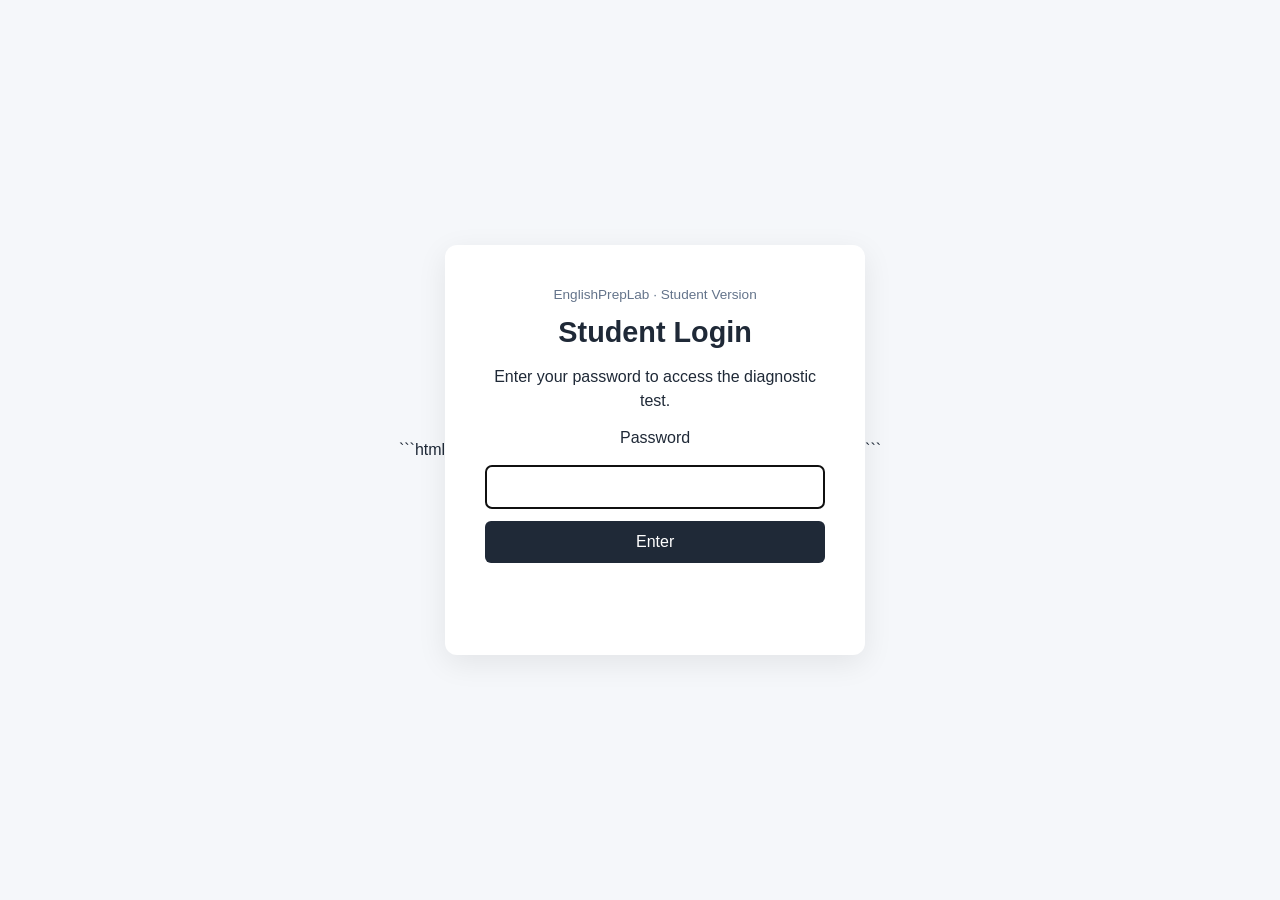
<file: index.html>
```html
<!doctype html>
<html lang="en">
<head>
  <meta charset="UTF-8">
  <meta name="viewport" content="width=device-width, initial-scale=1">
  <title>Student Login — EnglishPrepLab</title>

  <style>
    * {
      box-sizing: border-box;
    }

    body {
      margin: 0;
      min-height: 100vh;
      display: flex;
      align-items: center;
      justify-content: center;
      font-family: Arial, sans-serif;
      background: #f5f7fa;
      color: #1f2937;
    }

    .login-box {
      width: min(90%, 420px);
      padding: 40px;
      background: white;
      border-radius: 12px;
      box-shadow: 0 8px 30px rgba(0, 0, 0, 0.08);
      text-align: center;
    }

    .eyebrow {
      margin: 0 0 10px;
      font-size: 0.85rem;
      color: #64748b;
    }

    h1 {
      margin: 0 0 12px;
      font-size: 1.8rem;
    }

    p {
      line-height: 1.5;
    }

    input {
      width: 100%;
      padding: 12px;
      margin: 18px 0 12px;
      border: 1px solid #cbd5e1;
      border-radius: 6px;
      font-size: 1rem;
    }

    button {
      width: 100%;
      padding: 12px;
      border: 0;
      border-radius: 6px;
      background: #1f2937;
      color: white;
      font-size: 1rem;
      cursor: pointer;
    }

    button:hover {
      opacity: 0.9;
    }

    #error {
      min-height: 24px;
      margin-top: 12px;
      color: #b91c1c;
      font-size: 0.9rem;
    }
  </style>
</head>

<body>

  <main class="login-box">
    <p class="eyebrow">EnglishPrepLab · Student Version</p>

    <h1>Student Login</h1>

    <p>
      Enter your password to access the diagnostic test.
    </p>

    <form id="login-form">
      <label for="password">Password</label>

      <input
        type="password"
        id="password"
        name="password"
        autocomplete="off"
        required
        autofocus
      >

      <button type="submit">Enter</button>

      <p id="error" role="alert"></p>
    </form>
  </main>

  <script>
    /*
      Student access password.
      Replace this value with your own password.
    */
    const PASSWORD = "Sarah2026";

    const form = document.getElementById("login-form");
    const passwordInput = document.getElementById("password");
    const errorMessage = document.getElementById("error");

    form.addEventListener("submit", function (event) {
      event.preventDefault();

      if (passwordInput.value === PASSWORD) {
        window.location.href = "student.html";
      } else {
        errorMessage.textContent = "Incorrect password. Please try again.";
        passwordInput.value = "";
        passwordInput.focus();
      }
    });
  </script>

</body>
</html>
```
</file>
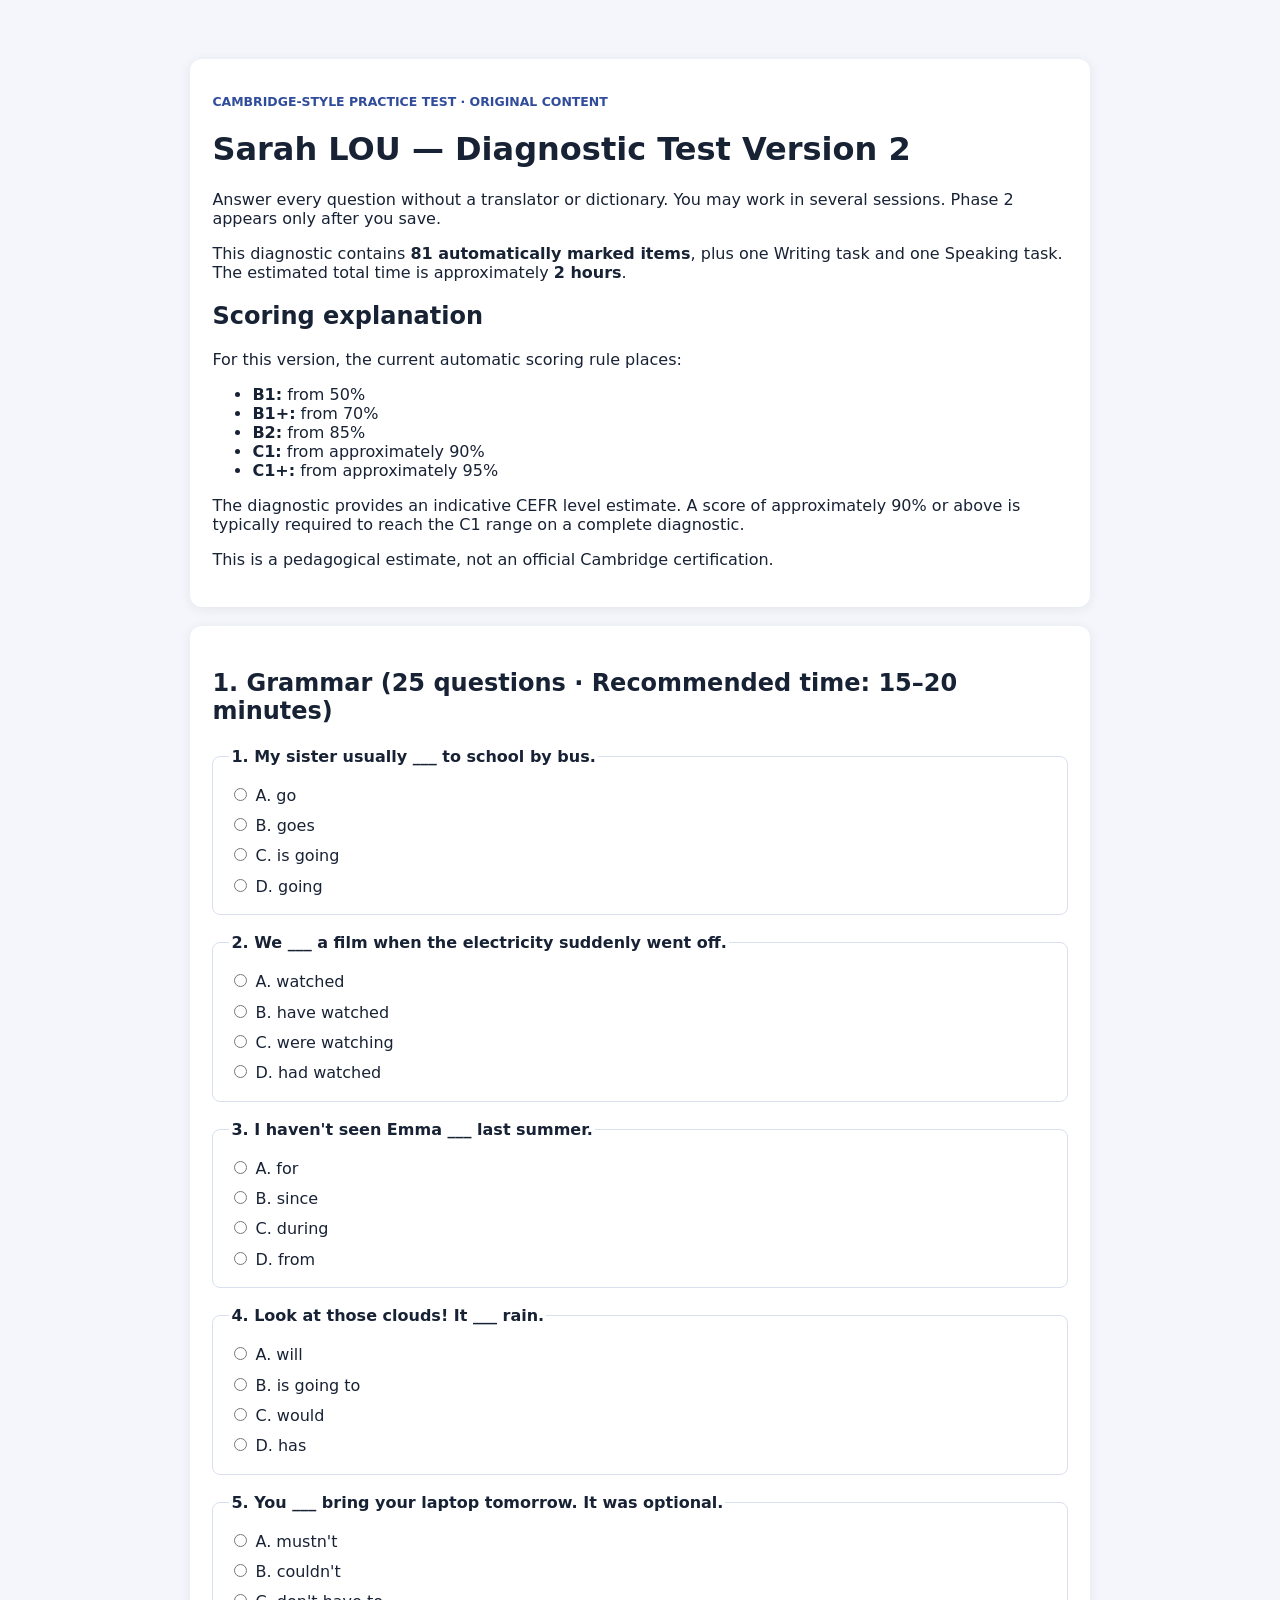
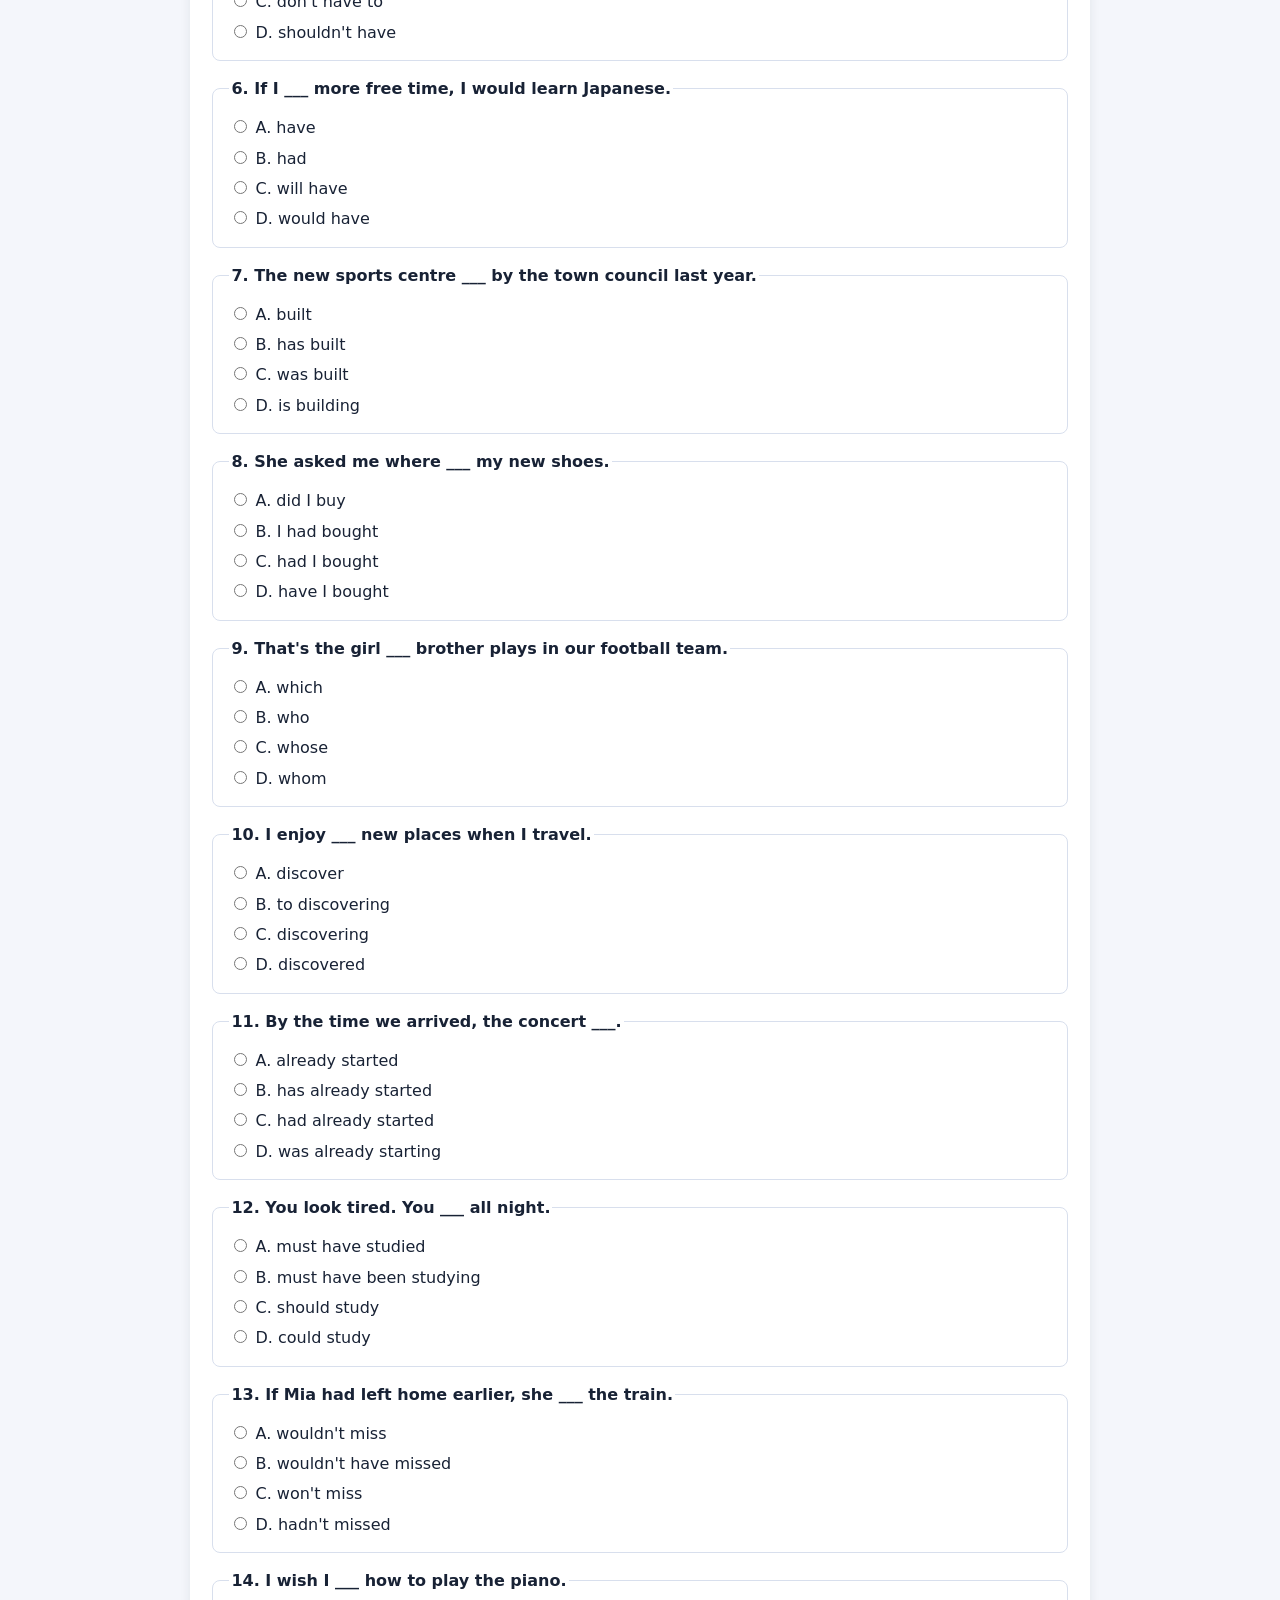
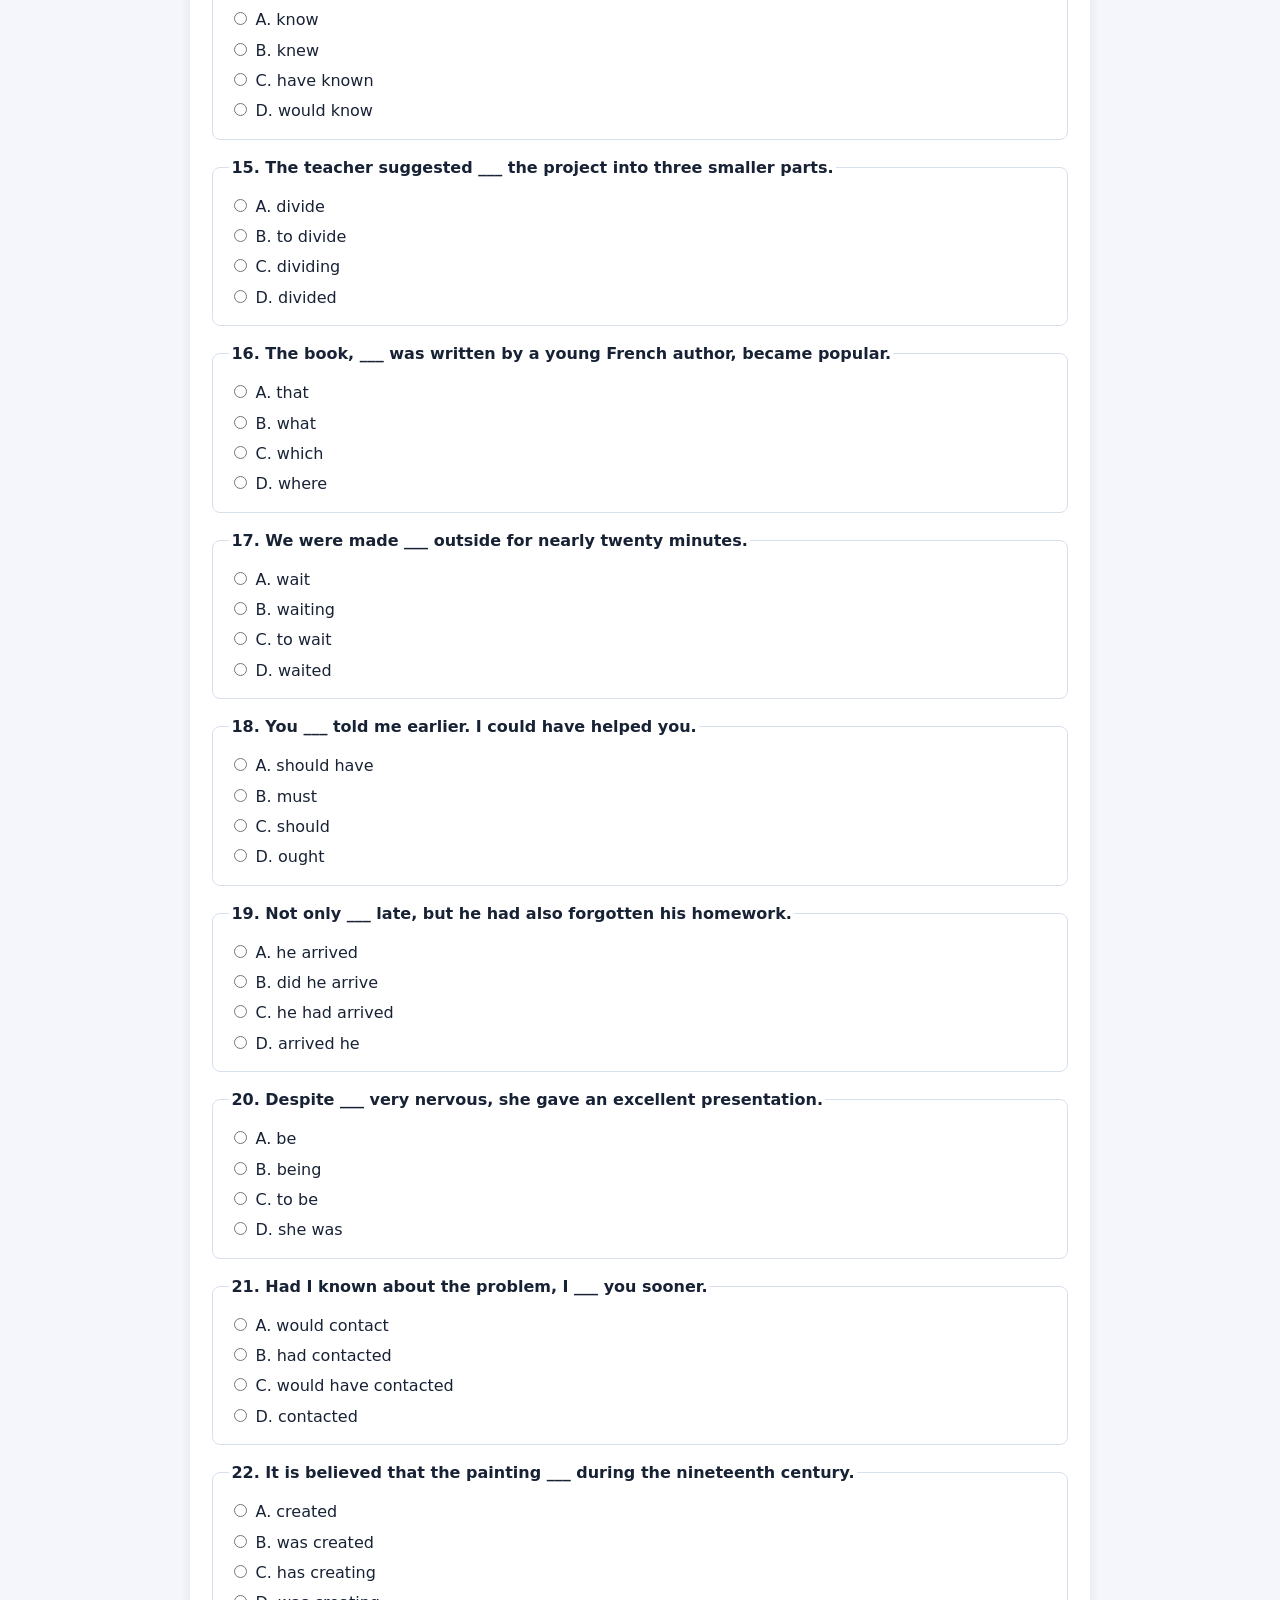
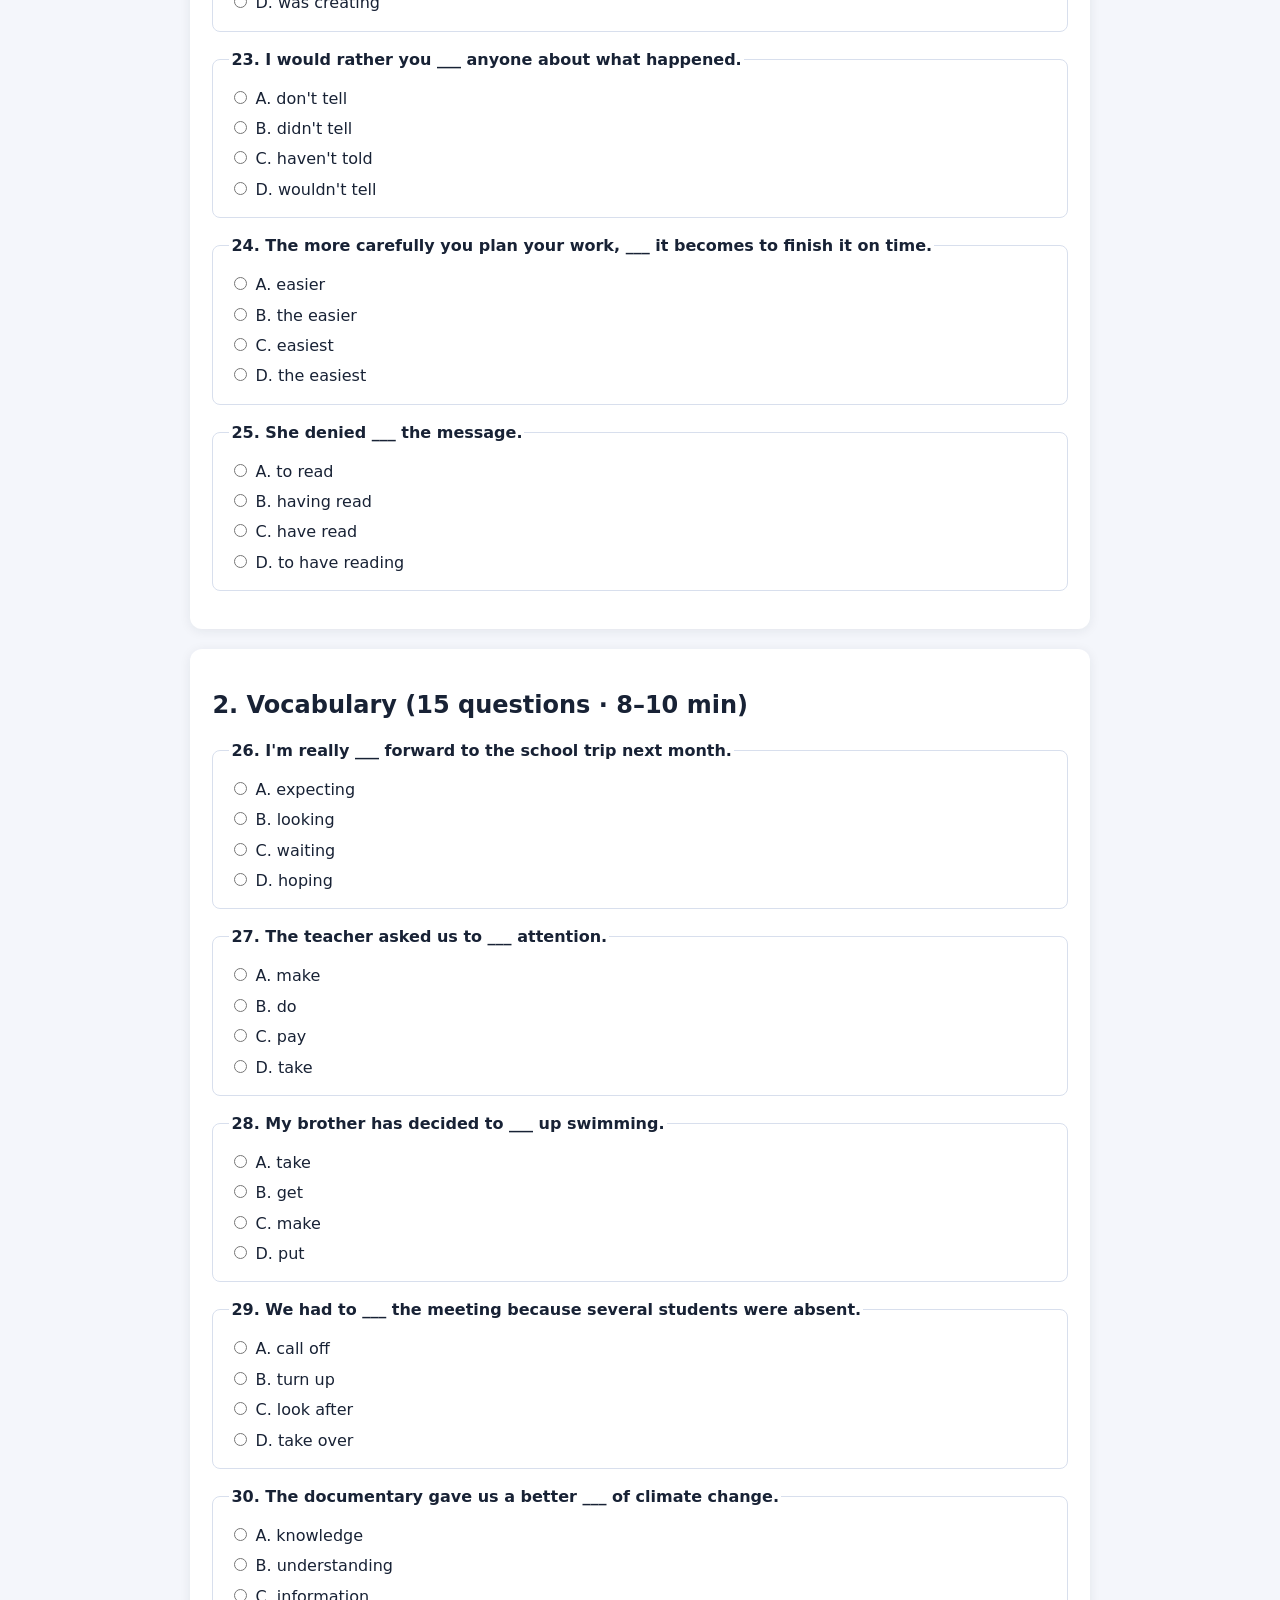
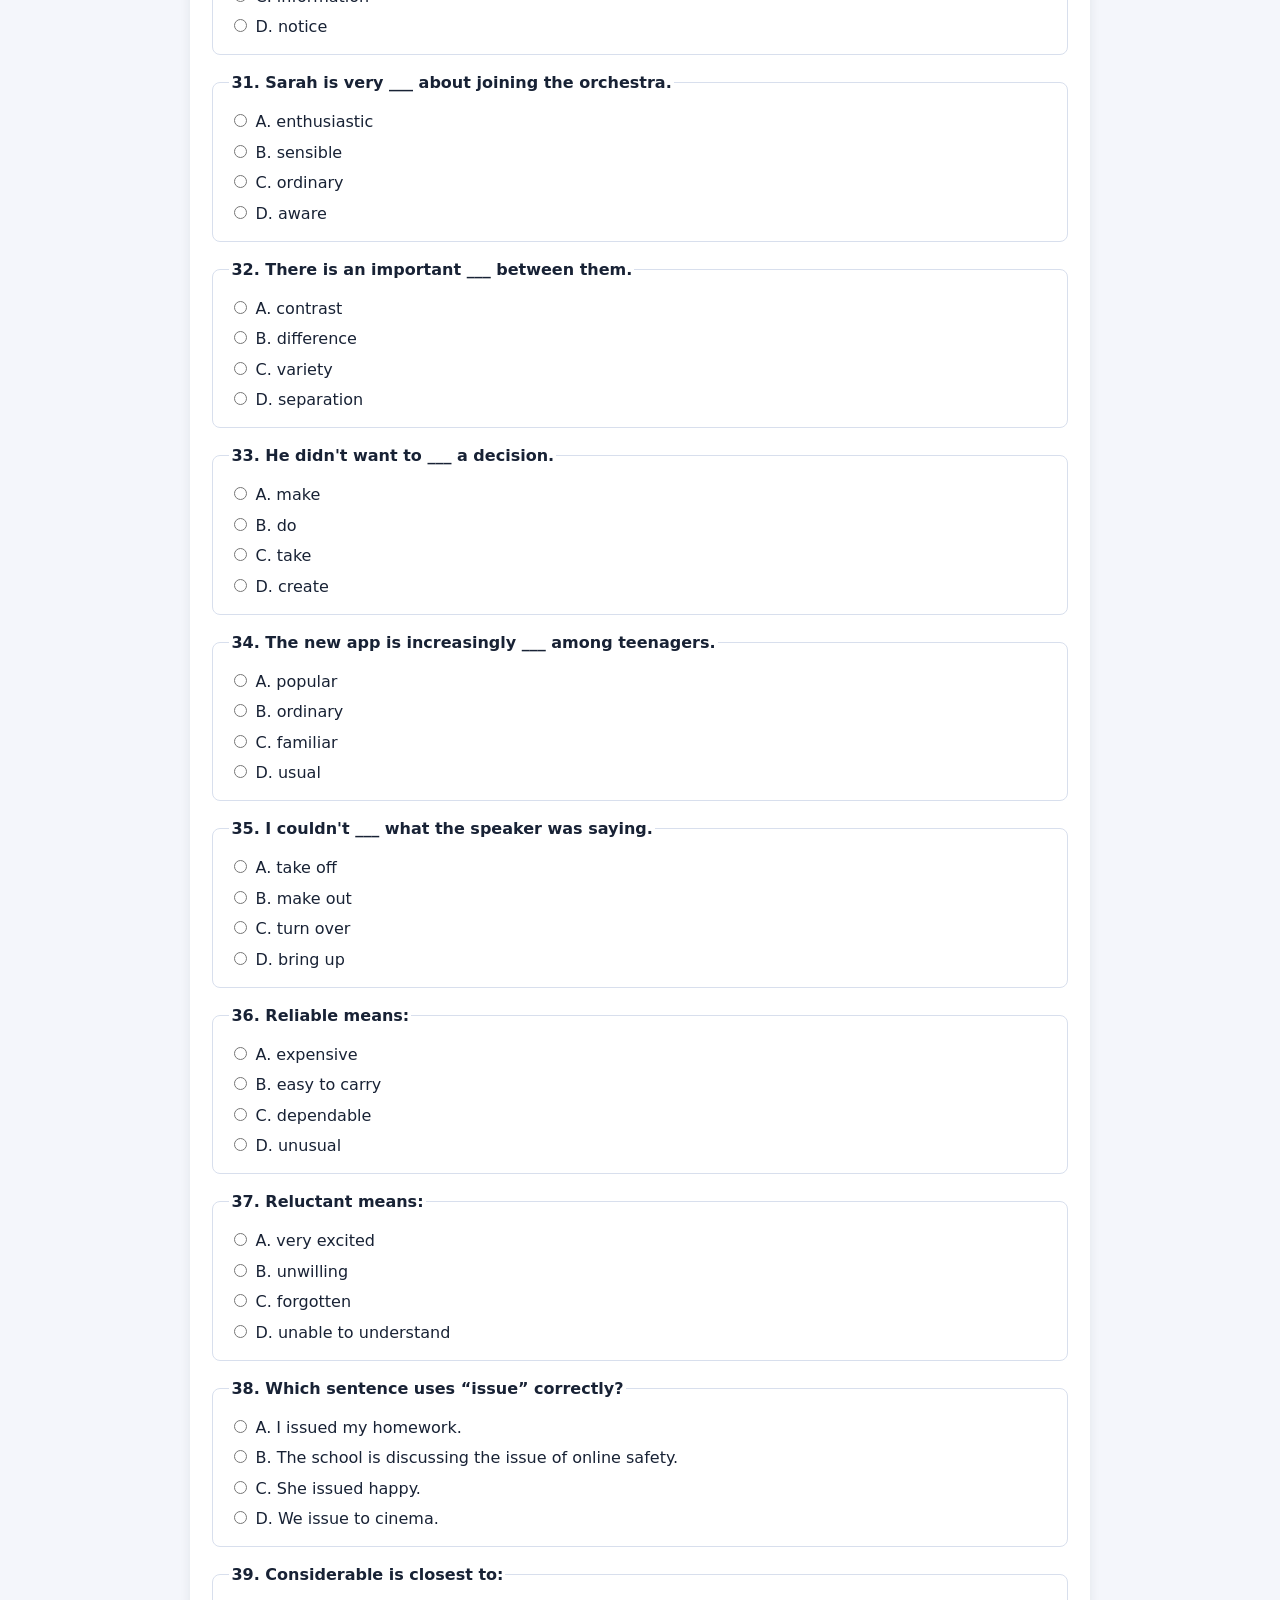
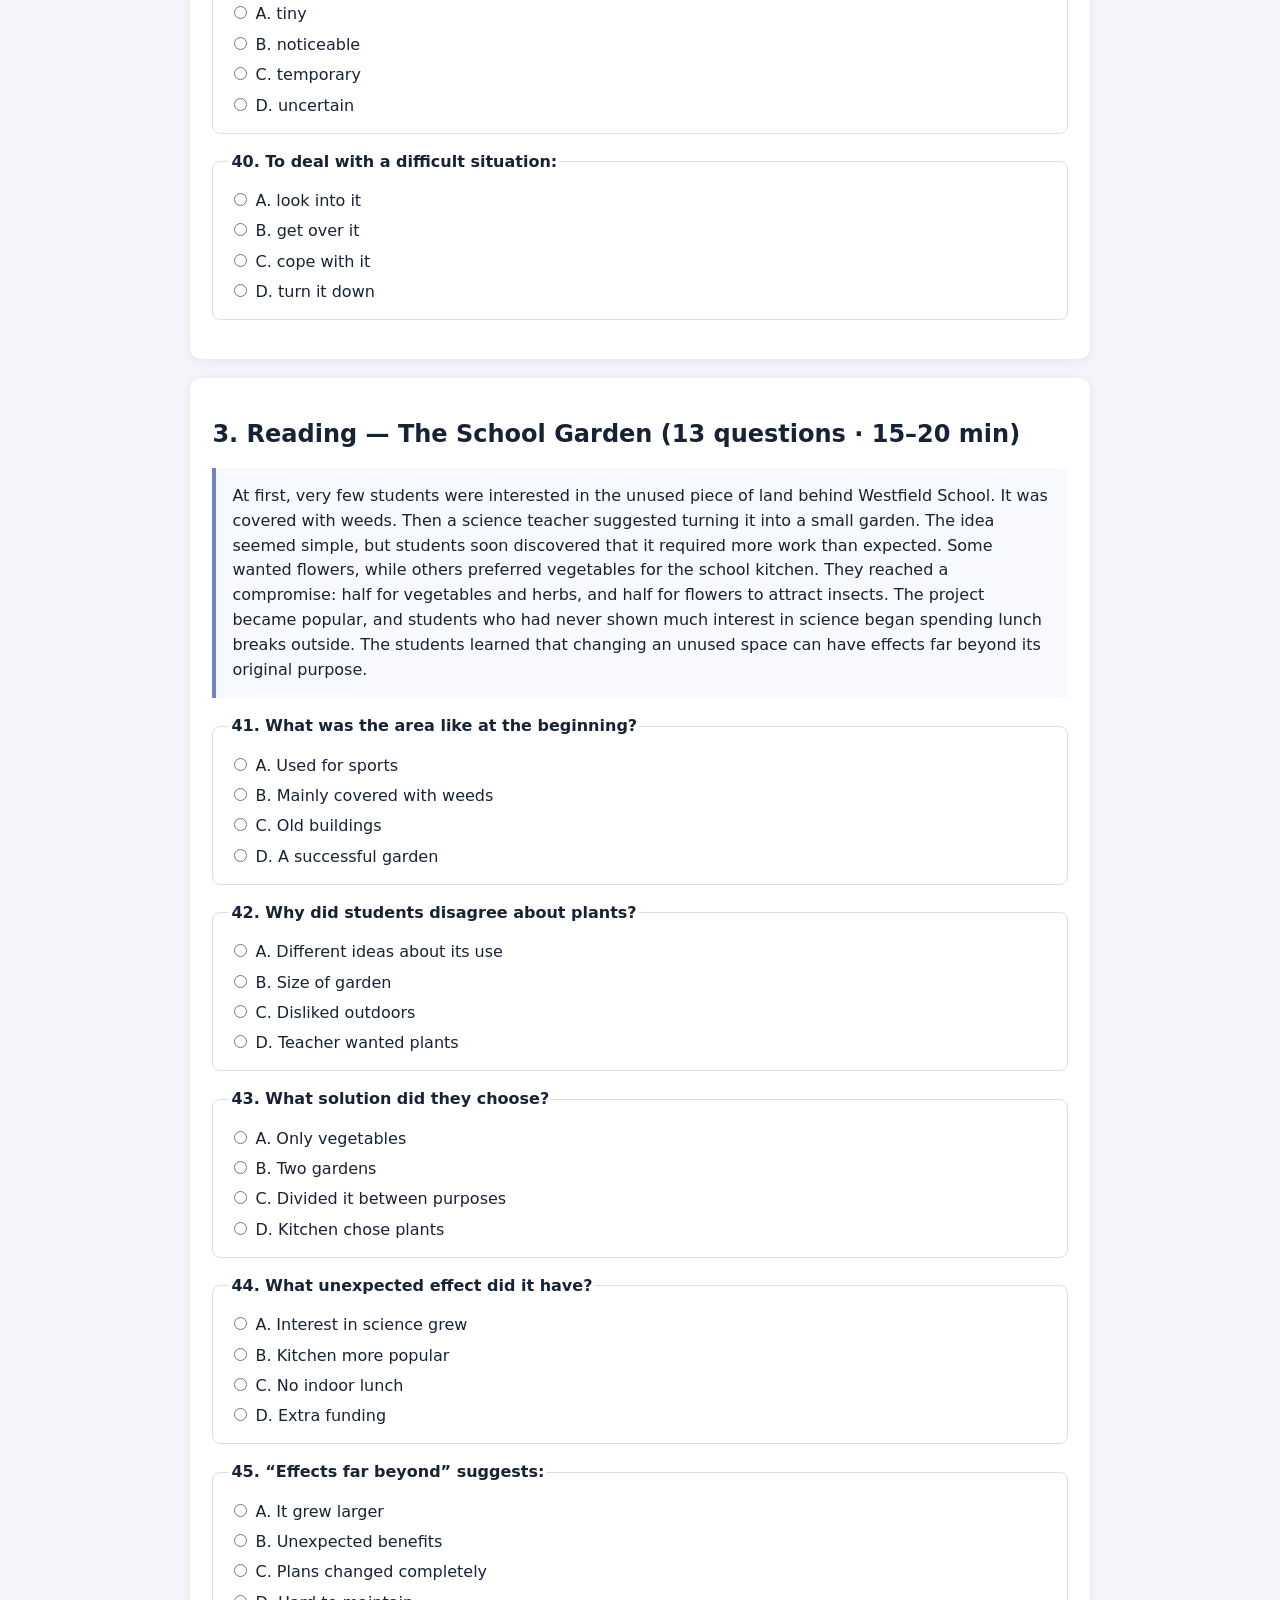
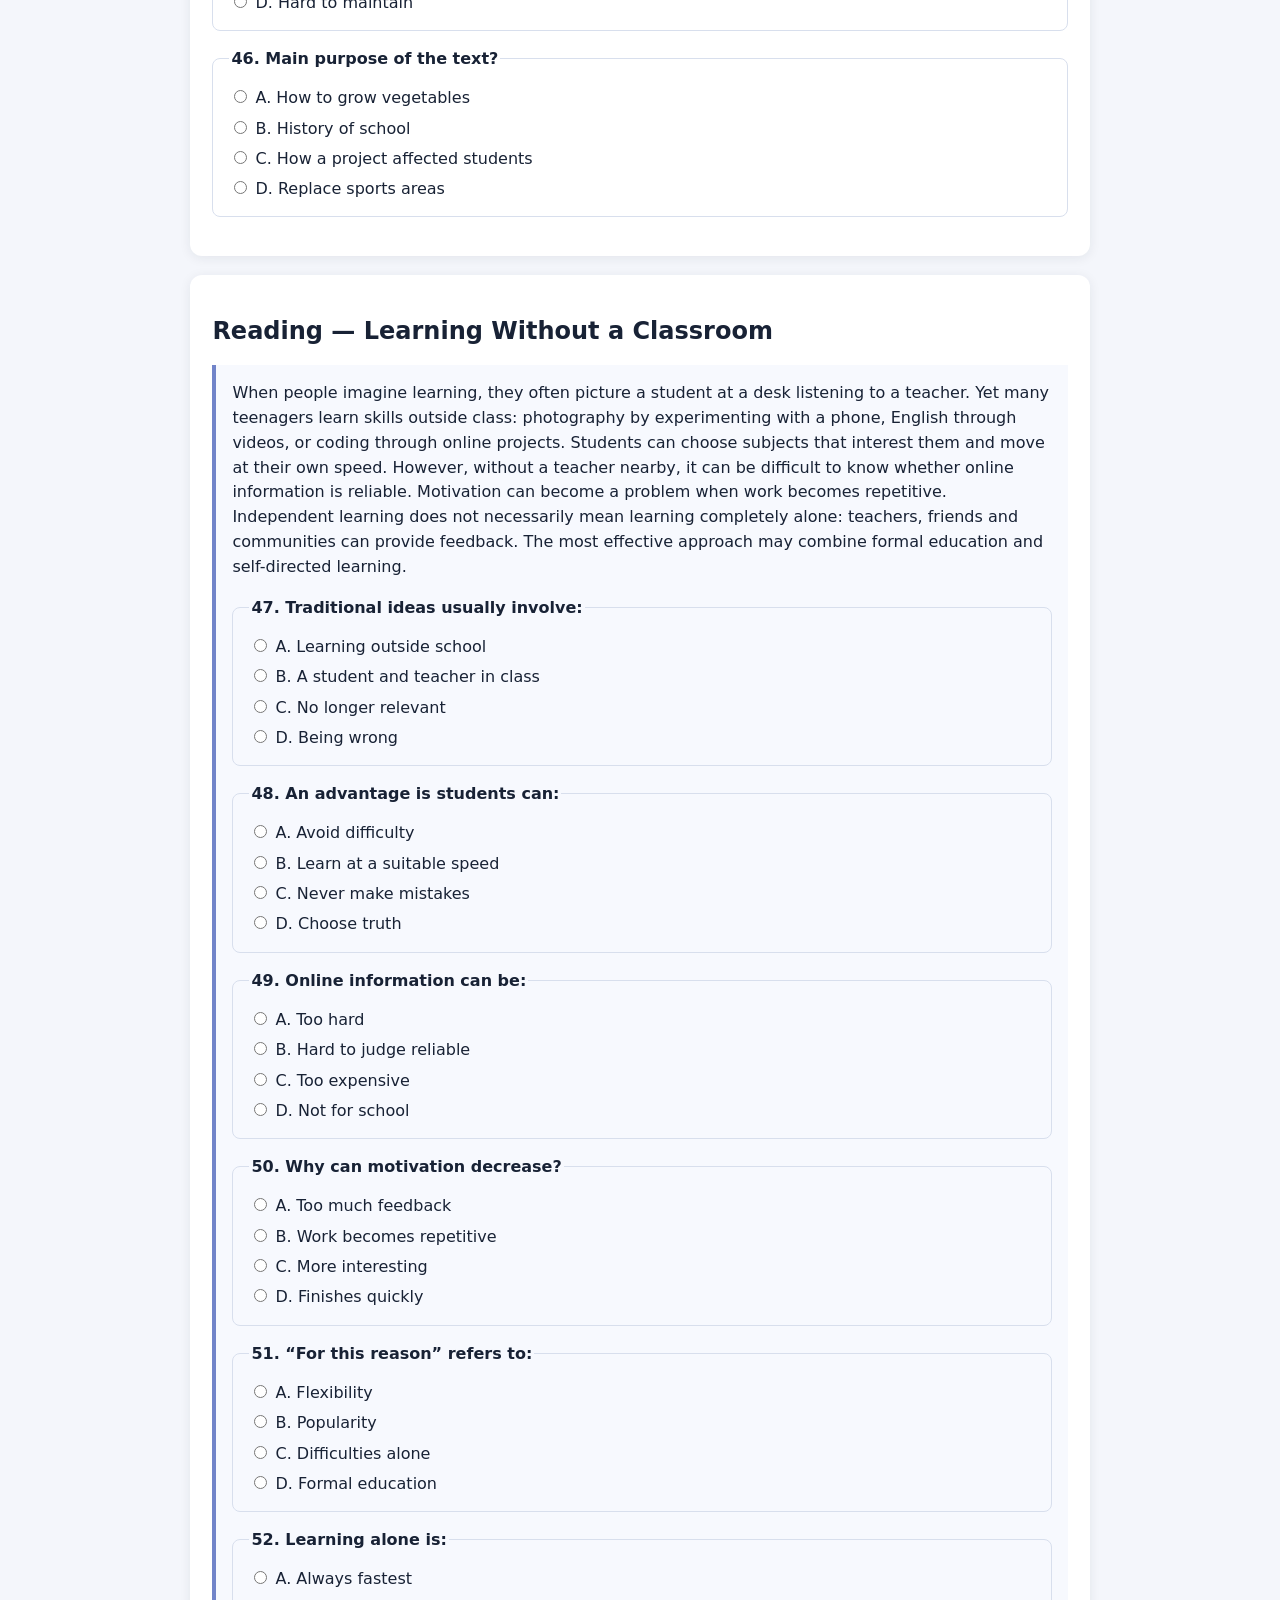
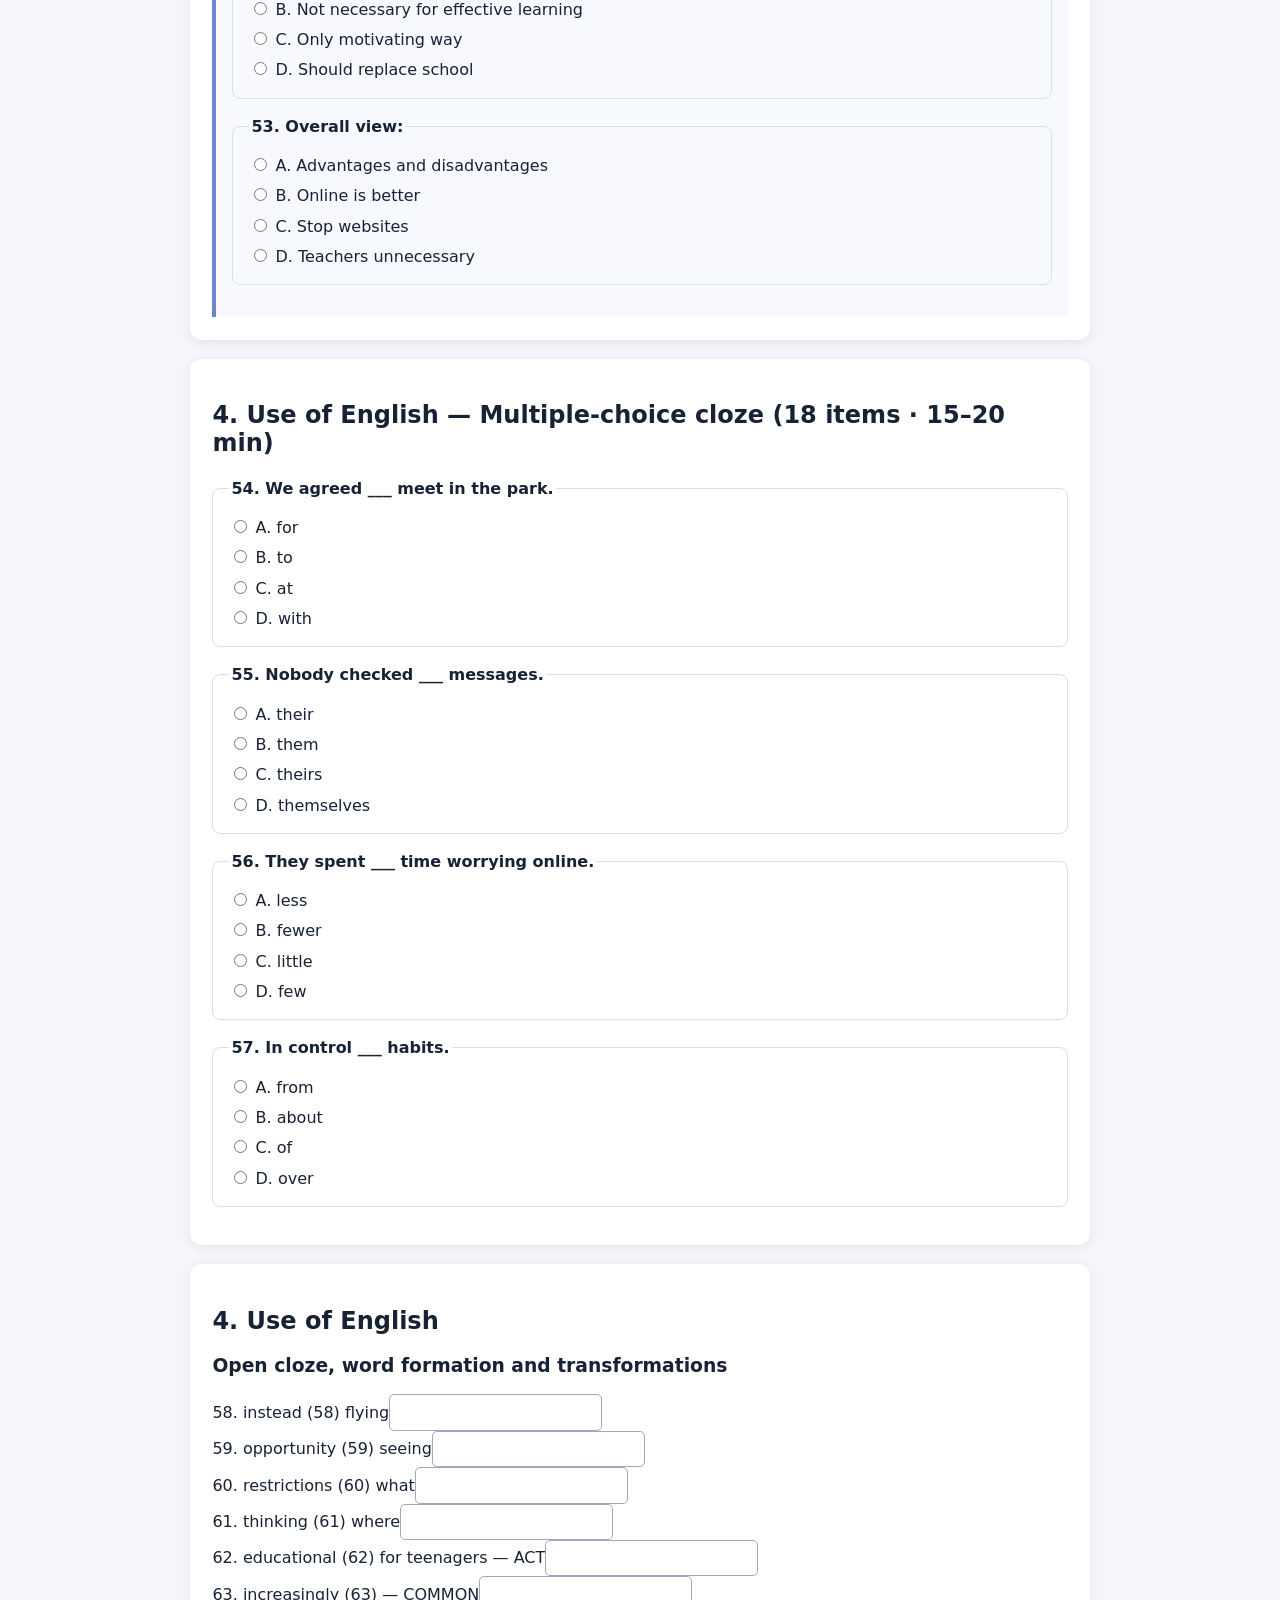
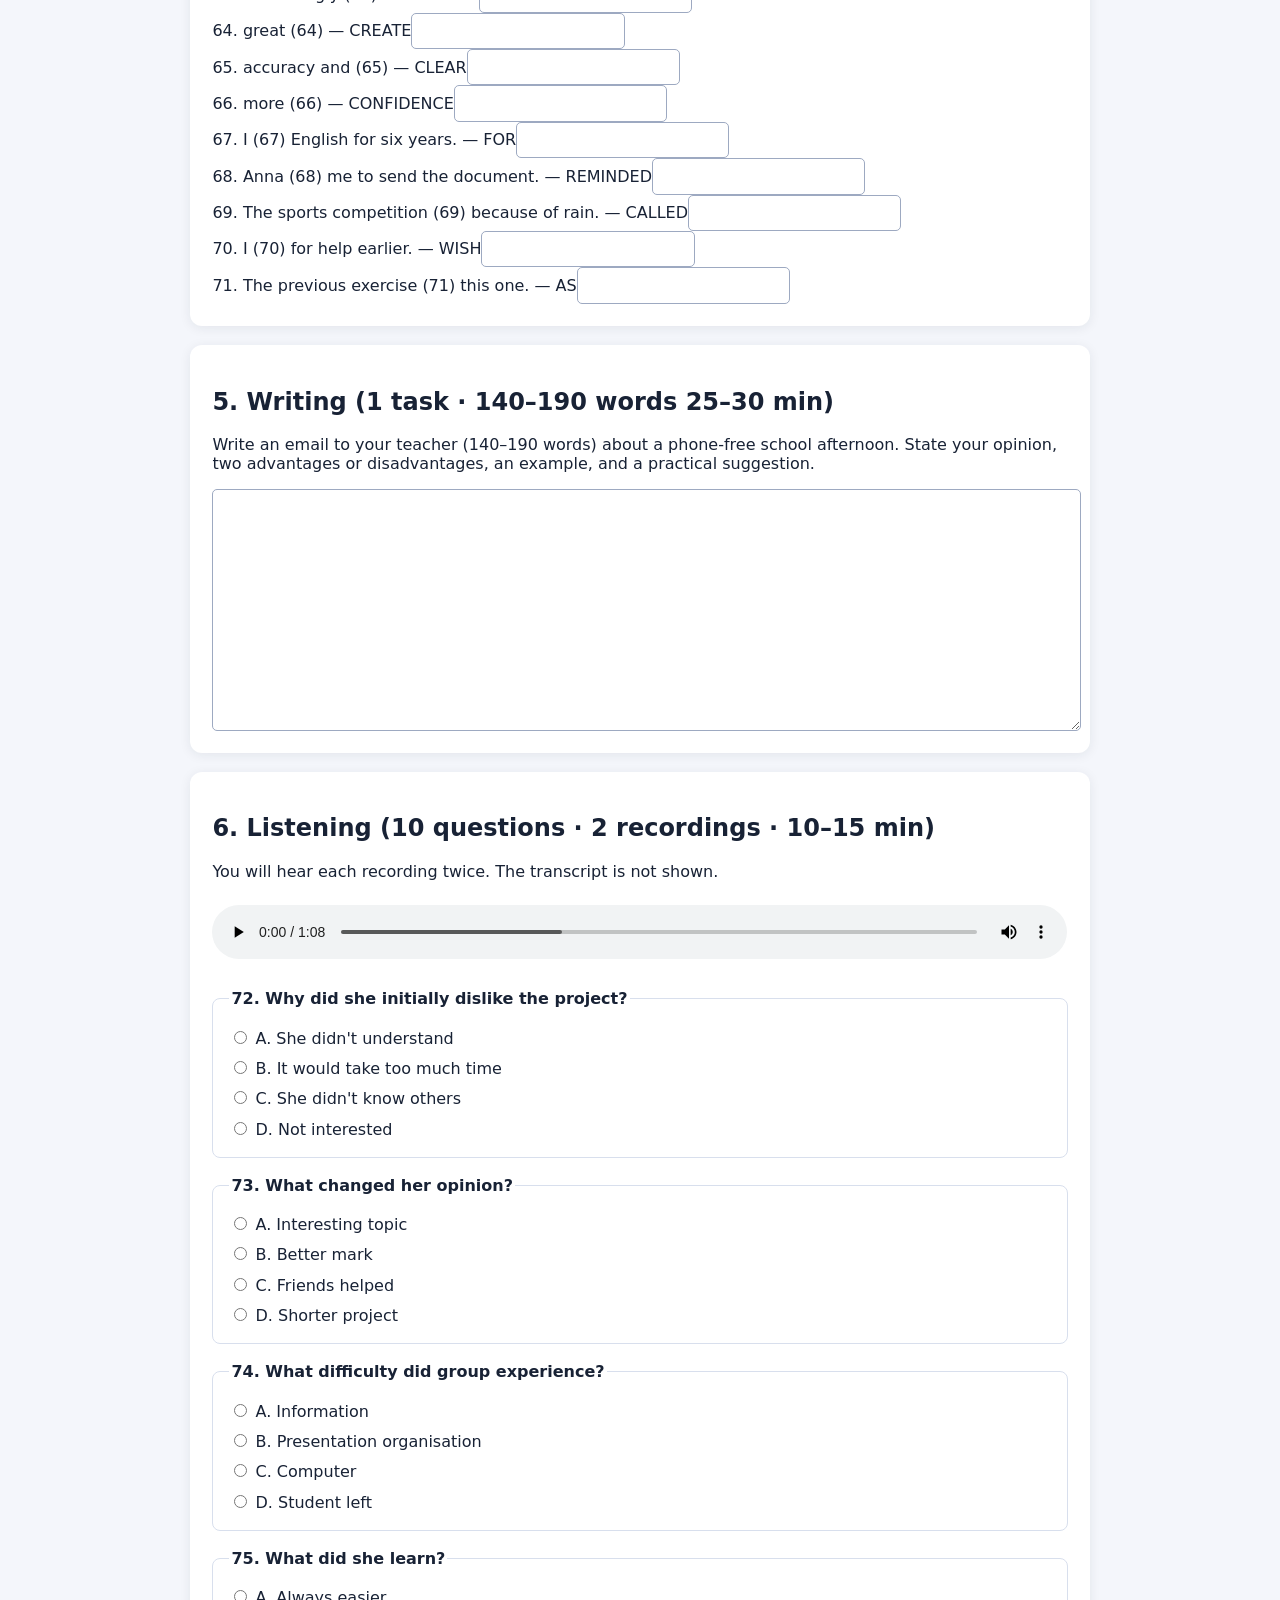
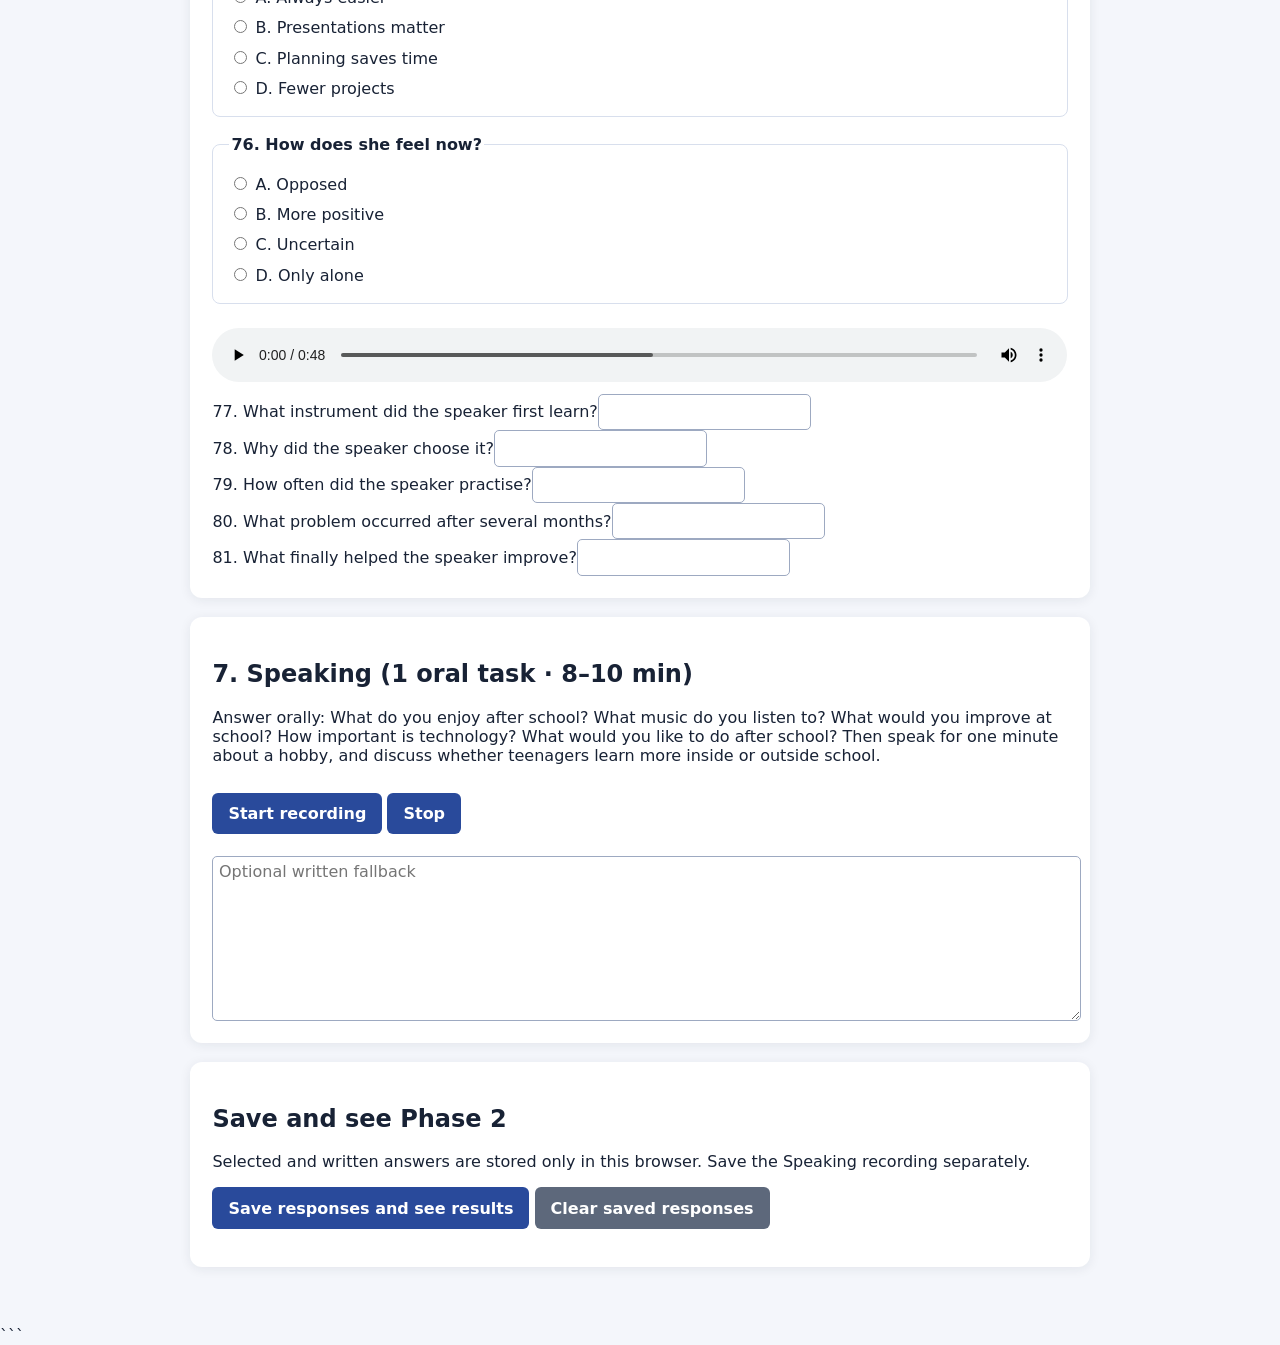
<file: version-2/index.html>
<!doctype html>
<html lang="en">
<head>
  <meta charset="utf-8">
  <meta name="viewport" content="width=device-width,initial-scale=1">
  <title>Sarah LOU — Diagnostic</title>
  <link rel="stylesheet" href="styles.css">
</head>

<body>
<main>

<header>
  <p>Cambridge-style practice test · original content</p>

  <h1>Sarah LOU — Diagnostic Test Version 2</h1>

  <p>
    Answer every question without a translator or dictionary.
    You may work in several sessions. Phase 2 appears only after you save.
  </p>
  <p>
    This diagnostic contains <strong>81 automatically marked items</strong>,
    plus one Writing task and one Speaking task.
    The estimated total time is approximately <strong>2 hours</strong>.
  </p>

  <h2>Scoring explanation</h2>

  <p>For this version, the current automatic scoring rule places:</p>

  <ul>
    <li><strong>B1:</strong> from 50%</li>
    <li><strong>B1+:</strong> from 70%</li>
    <li><strong>B2:</strong> from 85%</li>
    <li><strong>C1:</strong> from approximately 90%</li>
    <li><strong>C1+:</strong> from approximately 95%</li>
  </ul>

  <p>
    The diagnostic provides an indicative CEFR level estimate.
    A score of approximately 90% or above is typically required
    to reach the C1 range on a complete diagnostic.
  </p>

  <p>
    This is a pedagogical estimate, not an official Cambridge certification.
  </p>
</header>

<form id="test">
  <div id="test-content"></div>

  <section>
    <h2>Save and see Phase 2</h2>

    <p>
      Selected and written answers are stored only in this browser.
      Save the Speaking recording separately.
    </p>

    <button>Save responses and see results</button>
    <button type="button" id="clear">Clear saved responses</button>

    <p id="status" role="status"></p>
  </section>
</form>

<section id="results" hidden>
  <p>PHASE 2</p>

  <h2>Correction and level estimate</h2>

  <p id="overall"></p>
  <div id="scores"></div>

  <h3>Writing and Speaking</h3>

  <p>
    These responses need an individual review. They are not automatically scored:
    content, organisation, language range, fluency and intelligibility require
    a teacher’s assessment.
  </p>

  <p>
    This is a pedagogical estimate, not an official Cambridge certification.
  </p>
</section>

</main>

<script src="app.js"></script>
</body>
</html>
```
</file>
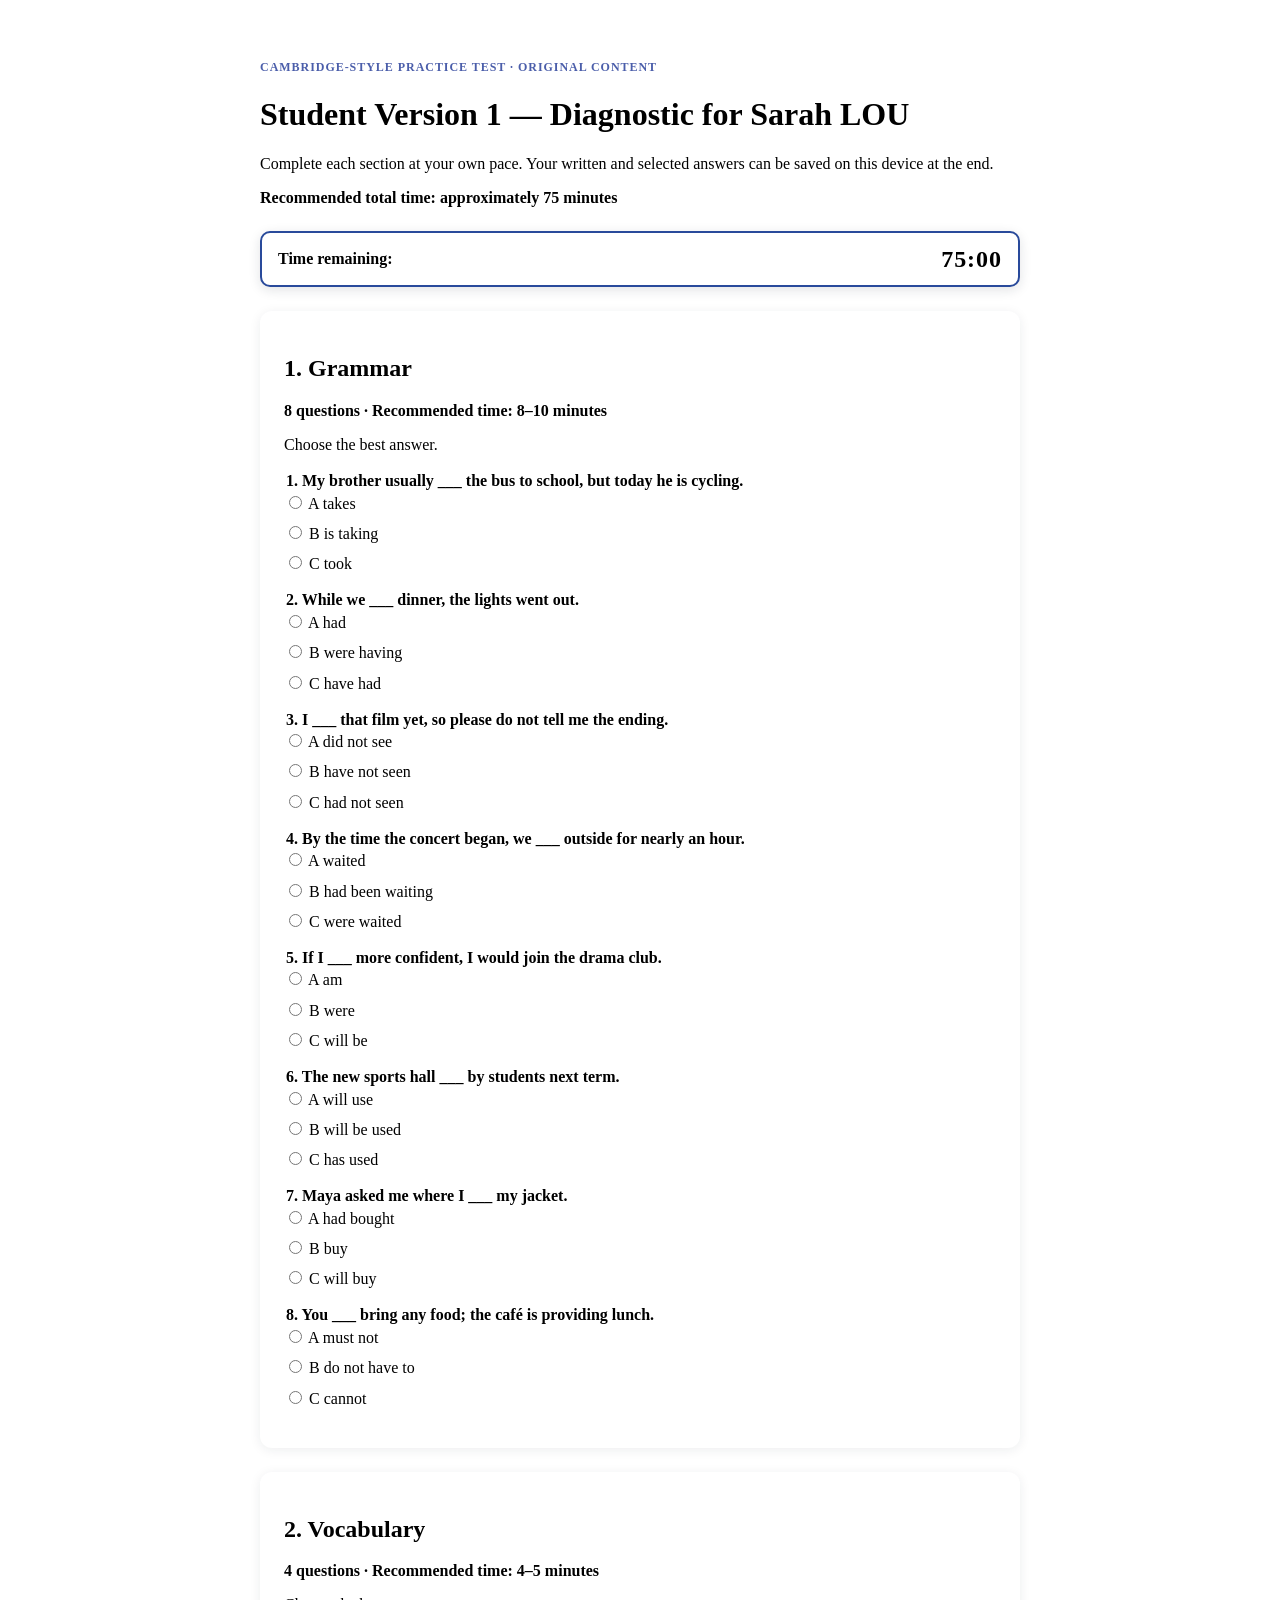
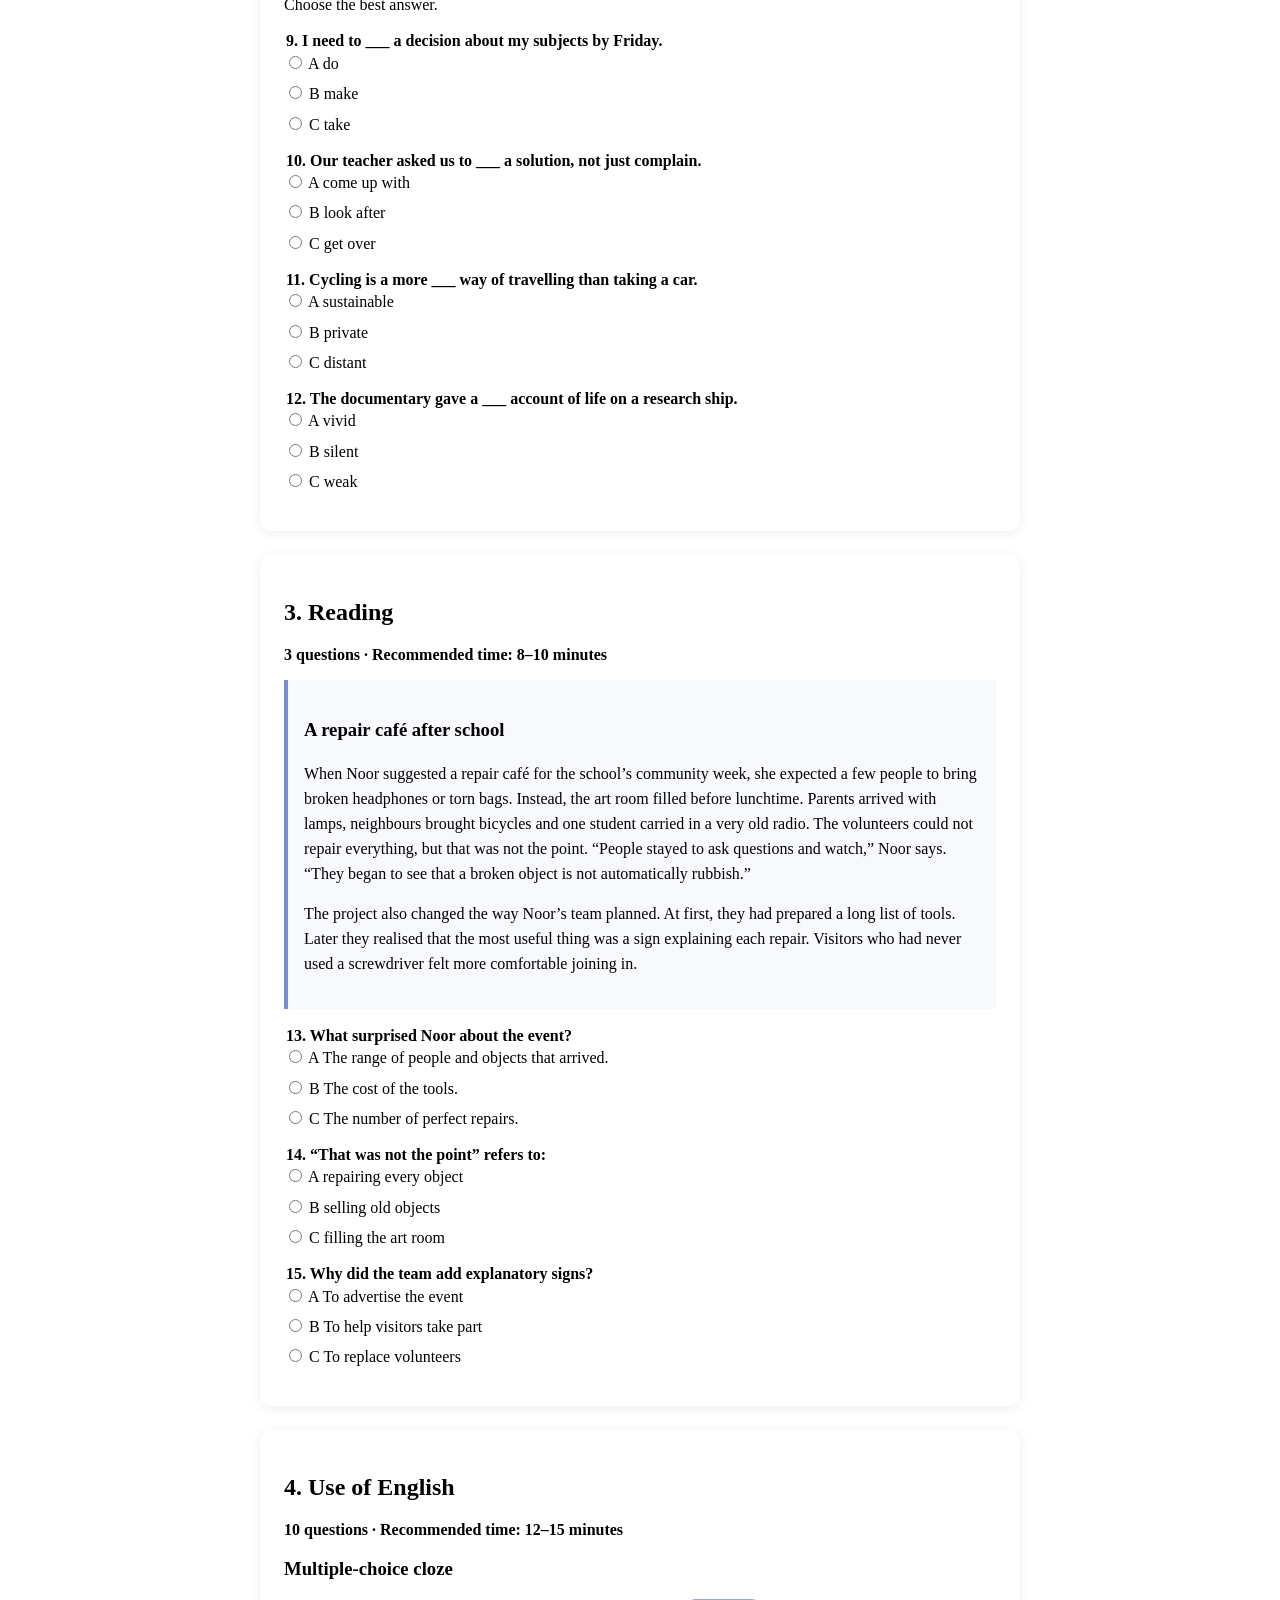
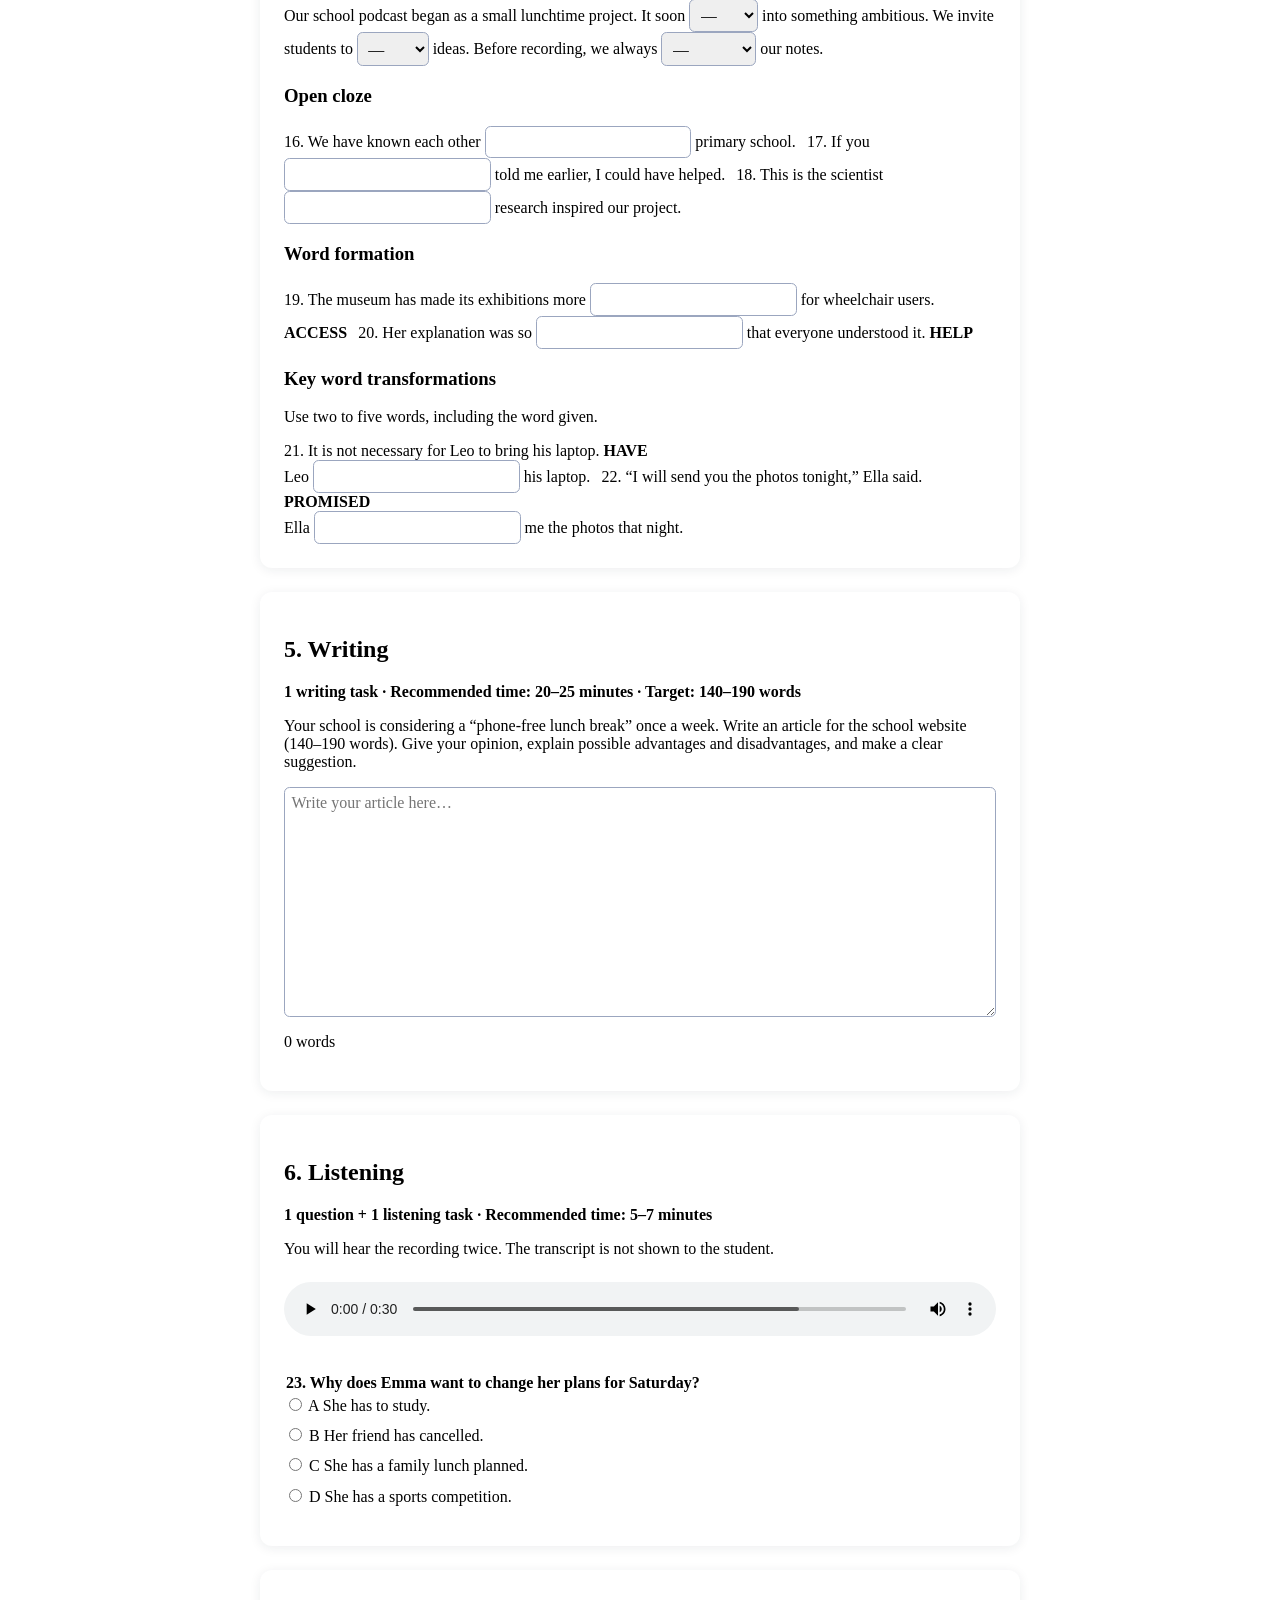
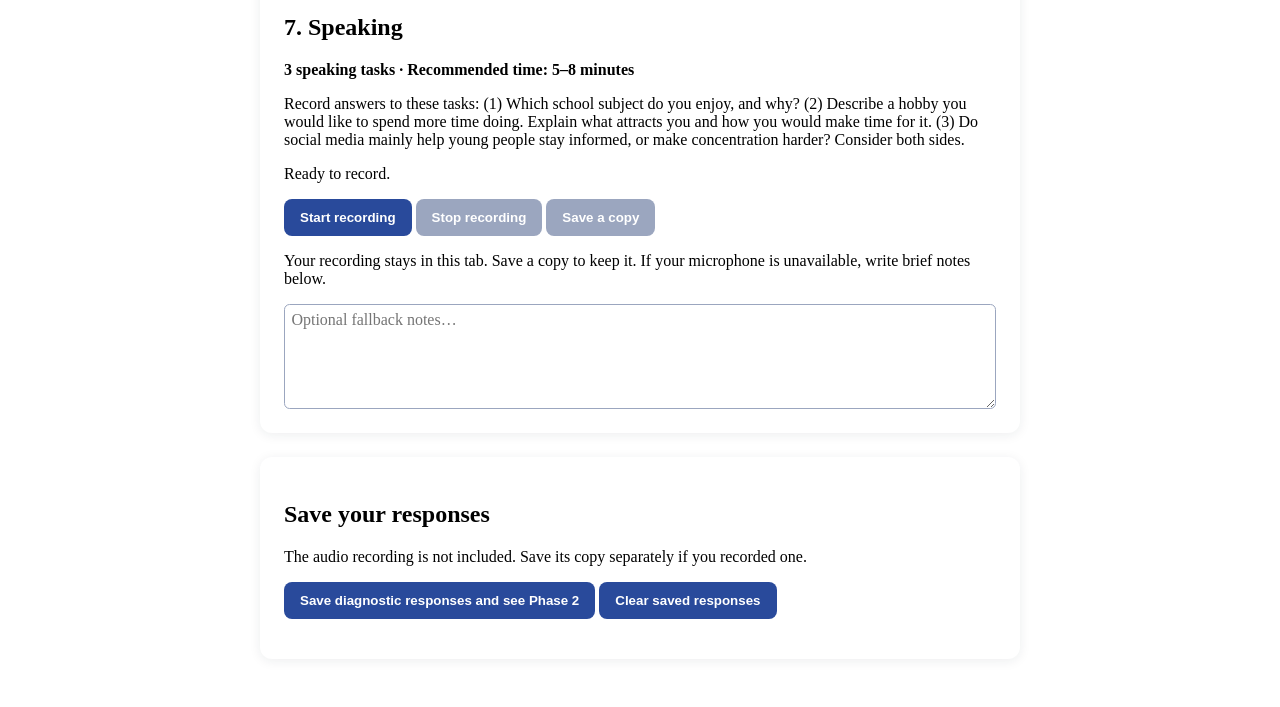
<file: student.html>
<!doctype html>
<html lang="en"><head><meta charset="UTF-8"><meta name="viewport" content="width=device-width,initial-scale=1"><title>Student Version — Diagnostic</title><link rel="stylesheet" href="styles.css"></head><body><main class="page">
<header><p class="eyebrow">Cambridge-style practice test · original content</p><h1>Student Version 1 — Diagnostic for Sarah LOU </h1><p>Complete each section at your own pace. Your written and selected answers can be saved on this device at the end.</p>
<strong>Recommended total time: approximately 75 minutes</strong>
<div id="timer-container" class="timer-container" aria-live="polite">
  <span>Time remaining:</span>
  <strong id="timer">75:00</strong>
</div>
</header>
<form id="diagnostic-form">
<section><h2>1. Grammar</h2><p><strong>8 questions · Recommended time: 8–10 minutes</strong><p>Choose the best answer.</p>
<fieldset><legend>1. My brother usually ___ the bus to school, but today he is cycling.</legend><label><input required type="radio" name="g1" value="a"> A takes</label><label><input type="radio" name="g1" value="b"> B is taking</label><label><input type="radio" name="g1" value="c"> C took</label></fieldset>
<fieldset><legend>2. While we ___ dinner, the lights went out.</legend><label><input required type="radio" name="g2" value="a"> A had</label><label><input type="radio" name="g2" value="b"> B were having</label><label><input type="radio" name="g2" value="c"> C have had</label></fieldset>
<fieldset><legend>3. I ___ that film yet, so please do not tell me the ending.</legend><label><input required type="radio" name="g3" value="a"> A did not see</label><label><input type="radio" name="g3" value="b"> B have not seen</label><label><input type="radio" name="g3" value="c"> C had not seen</label></fieldset>
<fieldset><legend>4. By the time the concert began, we ___ outside for nearly an hour.</legend><label><input required type="radio" name="g4" value="a"> A waited</label><label><input type="radio" name="g4" value="b"> B had been waiting</label><label><input type="radio" name="g4" value="c"> C were waited</label></fieldset>
<fieldset><legend>5. If I ___ more confident, I would join the drama club.</legend><label><input required type="radio" name="g5" value="a"> A am</label><label><input type="radio" name="g5" value="b"> B were</label><label><input type="radio" name="g5" value="c"> C will be</label></fieldset>
<fieldset><legend>6. The new sports hall ___ by students next term.</legend><label><input required type="radio" name="g6" value="a"> A will use</label><label><input type="radio" name="g6" value="b"> B will be used</label><label><input type="radio" name="g6" value="c"> C has used</label></fieldset>
<fieldset><legend>7. Maya asked me where I ___ my jacket.</legend><label><input required type="radio" name="g7" value="a"> A had bought</label><label><input type="radio" name="g7" value="b"> B buy</label><label><input type="radio" name="g7" value="c"> C will buy</label></fieldset>
<fieldset><legend>8. You ___ bring any food; the café is providing lunch.</legend><label><input required type="radio" name="g8" value="a"> A must not</label><label><input type="radio" name="g8" value="b"> B do not have to</label><label><input type="radio" name="g8" value="c"> C cannot</label></fieldset>
</section>
<section><h2>2. Vocabulary</h2><p><strong>4 questions · Recommended time: 4–5 minutes</strong></p><p>Choose the best answer.</p><fieldset><legend>9. I need to ___ a decision about my subjects by Friday.</legend><label><input required type="radio" name="v1" value="a"> A do</label><label><input type="radio" name="v1" value="b"> B make</label><label><input type="radio" name="v1" value="c"> C take</label></fieldset><fieldset><legend>10. Our teacher asked us to ___ a solution, not just complain.</legend><label><input required type="radio" name="v2" value="a"> A come up with</label><label><input type="radio" name="v2" value="b"> B look after</label><label><input type="radio" name="v2" value="c"> C get over</label></fieldset><fieldset><legend>11. Cycling is a more ___ way of travelling than taking a car.</legend><label><input required type="radio" name="v3" value="a"> A sustainable</label><label><input type="radio" name="v3" value="b"> B private</label><label><input type="radio" name="v3" value="c"> C distant</label></fieldset><fieldset><legend>12. The documentary gave a ___ account of life on a research ship.</legend><label><input required type="radio" name="v4" value="a"> A vivid</label><label><input type="radio" name="v4" value="b"> B silent</label><label><input type="radio" name="v4" value="c"> C weak</label></fieldset></section>
<section><h2>3. Reading</h2><p><strong>3 questions · Recommended time: 8–10 minutes</strong></p><article><h3>A repair café after school</h3><p>When Noor suggested a repair café for the school’s community week, she expected a few people to bring broken headphones or torn bags. Instead, the art room filled before lunchtime. Parents arrived with lamps, neighbours brought bicycles and one student carried in a very old radio. The volunteers could not repair everything, but that was not the point. “People stayed to ask questions and watch,” Noor says. “They began to see that a broken object is not automatically rubbish.”</p><p>The project also changed the way Noor’s team planned. At first, they had prepared a long list of tools. Later they realised that the most useful thing was a sign explaining each repair. Visitors who had never used a screwdriver felt more comfortable joining in.</p></article><fieldset><legend>13. What surprised Noor about the event?</legend><label><input required type="radio" name="r1" value="a"> A The range of people and objects that arrived.</label><label><input type="radio" name="r1" value="b"> B The cost of the tools.</label><label><input type="radio" name="r1" value="c"> C The number of perfect repairs.</label></fieldset><fieldset><legend>14. “That was not the point” refers to:</legend><label><input required type="radio" name="r2" value="a"> A repairing every object</label><label><input type="radio" name="r2" value="b"> B selling old objects</label><label><input type="radio" name="r2" value="c"> C filling the art room</label></fieldset><fieldset><legend>15. Why did the team add explanatory signs?</legend><label><input required type="radio" name="r3" value="a"> A To advertise the event</label><label><input type="radio" name="r3" value="b"> B To help visitors take part</label><label><input type="radio" name="r3" value="c"> C To replace volunteers</label></fieldset></section>
<section><h2>4. Use of English</h2><p><strong>10 questions · Recommended time: 12–15 minutes</strong></P><h3>Multiple-choice cloze</h3><p>Our school podcast began as a small lunchtime project. It soon <select required name="u1"><option value="">—</option><option value="a">grew</option><option value="b">rose</option><option value="c">lifted</option></select> into something ambitious. We invite students to <select required name="u2"><option value="">—</option><option value="a">share</option><option value="b">tell</option><option value="c">speak</option></select> ideas. Before recording, we always <select required name="u3"><option value="">—</option><option value="a">go over</option><option value="b">take over</option><option value="c">get over</option></select> our notes.</p><h3>Open cloze</h3><label>16. We have known each other <input required name="u4"> primary school.</label><label>17. If you <input required name="u5"> told me earlier, I could have helped.</label><label>18. This is the scientist <input required name="u6"> research inspired our project.</label><h3>Word formation</h3><label>19. The museum has made its exhibitions more <input required name="u7"> for wheelchair users. <strong>ACCESS</strong></label><label>20. Her explanation was so <input required name="u8"> that everyone understood it. <strong>HELP</strong></label><h3>Key word transformations</h3><p>Use two to five words, including the word given.</p><label>21. It is not necessary for Leo to bring his laptop. <strong>HAVE</strong><br>Leo <input required name="u9"> his laptop.</label><label>22. “I will send you the photos tonight,” Ella said. <strong>PROMISED</strong><br>Ella <input required name="u10"> me the photos that night.</label></section>
<section><h2>5. Writing</h2><p><strong>1 writing task · Recommended time: 20–25 minutes · Target: 140–190 words</strong></p><p>Your school is considering a “phone-free lunch break” once a week. Write an article for the school website (140–190 words). Give your opinion, explain possible advantages and disadvantages, and make a clear suggestion.</p><textarea required name="writing" id="writing" rows="12" minlength="80" placeholder="Write your article here…"></textarea><p id="word-count" aria-live="polite">0 words</p></section>
<section><h2>6. Listening</h2><p><strong>1 question + 1 listening task · Recommended time: 5–7 minutes</strong></p><p>You will hear the recording twice. The transcript is not shown to the student.</p><audio controls preload="metadata"><source src="audio/listening/diagnostic-part-1.wav" type="audio/wav">Your browser does not support audio playback.</audio><fieldset><legend>23. Why does Emma want to change her plans for Saturday?</legend><label><input required type="radio" name="l1" value="a"> A She has to study.</label><label><input type="radio" name="l1" value="b"> B Her friend has cancelled.</label><label><input type="radio" name="l1" value="c"> C She has a family lunch planned.</label><label><input type="radio" name="l1" value="d"> D She has a sports competition.</label></fieldset></section>
<section><h2>7. Speaking</h2><p><strong>3 speaking tasks · Recommended time: 5–8 minutes</strong></p><p>Record answers to these tasks: (1) Which school subject do you enjoy, and why? (2) Describe a hobby you would like to spend more time doing. Explain what attracts you and how you would make time for it. (3) Do social media mainly help young people stay informed, or make concentration harder? Consider both sides.</p><p id="recording-status" role="status">Ready to record.</p><button id="start-recording" type="button">Start recording</button> <button id="stop-recording" type="button" disabled>Stop recording</button> <button id="download-recording" type="button" disabled>Save a copy</button><audio id="recording-preview" controls hidden></audio><p>Your recording stays in this tab. Save a copy to keep it. If your microphone is unavailable, write brief notes below.</p><textarea name="speaking-notes" rows="5" placeholder="Optional fallback notes…"></textarea></section>
<section><h2>Save your responses</h2><p>The audio recording is not included. Save its copy separately if you recorded one.</p><button type="submit">Save diagnostic responses and see Phase 2</button> <button id="clear" type="button">Clear saved responses</button><p id="save-status" role="status"></p></section>
<section id="phase-2" hidden aria-live="polite"><p class="eyebrow">Phase 2</p><h2>Correction and level estimate</h2><p id="phase-2-intro"></p><div id="result-summary"></div><h3>Writing and Speaking</h3><p>Your writing and recorded speaking answer need an individual review. They are not scored automatically, because a reliable assessment needs to consider your ideas, organisation, range of language, fluency and intelligibility.</p><p class="privacy-note">This is a pedagogical estimate, not an official Cambridge certification.</p></section>
</form></main><script src="app.js"></script></body></html>
</file>
<file: version-2/styles.css>
:root{font-family:system-ui,sans-serif;color:#182235;background:#f4f6fb}body{margin:0}main{max-width:900px;margin:auto;padding:2.5rem 1rem}header,section{background:#fff;border-radius:12px;padding:1.4rem;margin:1.2rem 0;box-shadow:0 2px 12px #18223514}header p:first-child,#results>p:first-child{color:#304c9b;font-weight:700;text-transform:uppercase;font-size:.78rem}fieldset{border:1px solid #d8dfed;border-radius:8px;margin:1rem 0;padding:1rem;display:grid;gap:.45rem}legend{font-weight:700;line-height:1.45}article{background:#f7f9fe;border-left:4px solid #7184c9;padding:1rem;line-height:1.55}label{line-height:1.45}input:not([type=radio]),textarea,select{font:inherit;border:1px solid #9da9c1;border-radius:5px;padding:.35rem}textarea{display:block;width:100%;margin-top:.6rem}audio{width:100%;margin:.5rem 0}button{font:inherit;font-weight:700;color:white;background:#294a9b;border:0;border-radius:6px;padding:.7rem 1rem;cursor:pointer}button#clear{background:#5d687b}.recording{margin:.75rem 0}.score{display:flex;gap:1rem;justify-content:space-between;background:#f7f9fe;border-left:4px solid #7184c9;padding:.75rem;margin:.5rem 0}@media(max-width:600px){main{padding:1rem .6rem}.score{display:block}}
</file>
<file: styles.css>
```css
:root {
  font-family: system-ui, sans-serif;
  color: #172033;
  background: #f5f7fb;
}

body {
  margin: 0;
}

.page {
  max-width: 760px;
  margin: 0 auto;
  padding: 3rem 1.25rem;
}

.eyebrow {
  color: #4b5eaa;
  font-weight: 700;
  text-transform: uppercase;
  font-size: .75rem;
  letter-spacing: .08em;
}

section {
  background: white;
  margin-top: 1.5rem;
  padding: 1.5rem;
  border-radius: 12px;
  box-shadow: 0 2px 12px #17203314;
}

fieldset {
  border: 0;
  padding: 0;
  display: grid;
  gap: .65rem;
  margin: 1rem 0;
}

legend {
  font-weight: 700;
  line-height: 1.4;
}

article {
  background: #f7f9fd;
  border-left: 4px solid #7a8bd0;
  line-height: 1.55;
  padding: 1rem;
}

input:not([type="radio"]),
select,
textarea {
  border: 1px solid #9ba6bf;
  border-radius: .35rem;
  font: inherit;
  padding: .4rem;
}

textarea {
  display: block;
  margin-top: .5rem;
  width: 100%;
  box-sizing: border-box;
}

section label {
  margin-right: .7rem;
}

label {
  cursor: pointer;
}

audio {
  width: 100%;
  margin: .5rem 0 1rem;
}

.actions {
  display: flex;
  flex-wrap: wrap;
  gap: .75rem;
}

button {
  border: 0;
  border-radius: .5rem;
  padding: .7rem 1rem;
  background: #294a9b;
  color: white;
  font-weight: 700;
  cursor: pointer;
}

button:disabled {
  background: #9ba6bf;
  cursor: not-allowed;
}

.privacy-note {
  font-size: .9rem;
  color: #536078;
}

#result-summary {
  display: grid;
  gap: .65rem;
}

.result-row {
  align-items: baseline;
  background: #f7f9fd;
  border-left: 4px solid #7a8bd0;
  display: flex;
  flex-wrap: wrap;
  gap: .6rem;
  justify-content: space-between;
  padding: .8rem 1rem;
}

.result-row strong {
  color: #233b83;
}


/* ============================================================
   GLOBAL DIAGNOSTIC TIMER
   ============================================================ */

.timer-container {
  position: sticky;
  top: 10px;
  z-index: 1000;

  margin: 1.5rem 0 1rem;
  padding: .8rem 1rem;

  display: flex;
  align-items: center;
  justify-content: space-between;
  gap: 1rem;

  background: white;
  border: 2px solid #294a9b;
  border-radius: 10px;

  box-shadow: 0 3px 12px #17203320;

  transition:
    background-color .3s ease,
    border-color .3s ease,
    color .3s ease;
}

.timer-container span {
  font-weight: 600;
}

.timer-container strong {
  font-size: 1.5rem;
  font-variant-numeric: tabular-nums;
  letter-spacing: .04em;
}


/* 30 minutes remaining */

.timer-container.timer-warning {
  border-color: #e09a00;
  background: #fff8e6;
}

.timer-container.timer-warning strong {
  color: #b36b00;
}


/* Last 5 minutes */

.timer-container.timer-critical {
  border-color: #d93025;
  background: #fff0ef;
}

.timer-container.timer-critical strong {
  color: #c5221f;
}


/* Time is over */

.timer-container.timer-finished {
  border-color: #8b1e1e;
  background: #ffe5e5;
}

.timer-container.timer-finished strong {
  color: #8b1e1e;
}


/* ============================================================
   RESPONSIVE
   ============================================================ */

@media (max-width: 600px) {
  .page {
    padding: 1.5rem .8rem;
  }

  section {
    padding: 1rem;
  }

  .timer-container {
    padding: .7rem .8rem;
  }

  .timer-container strong {
    font-size: 1.25rem;
  }
}
```
</file>
